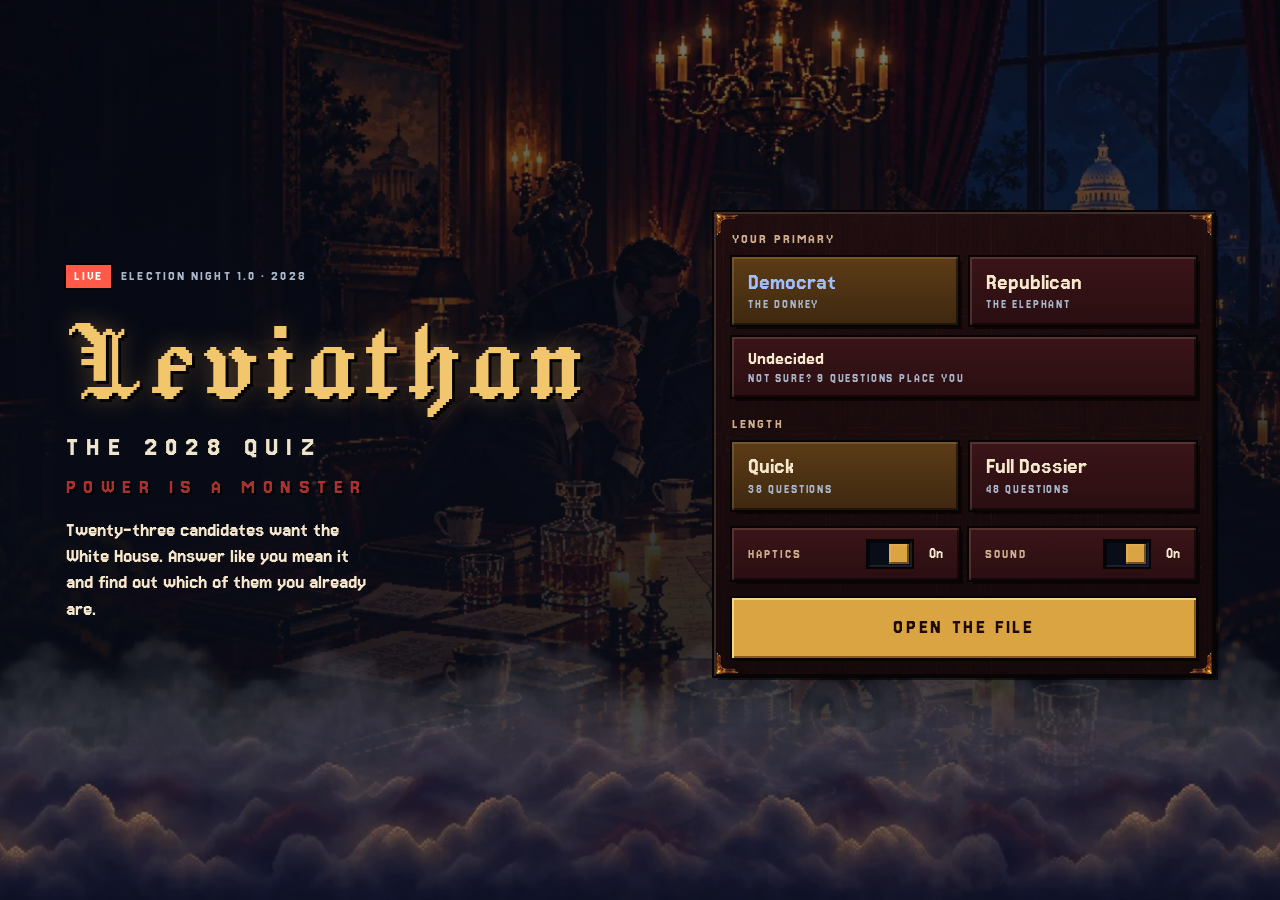
<file: index.html>
<!doctype html>
<html lang="en">
<head>
  <meta charset="utf-8">
  <meta name="viewport" content="width=device-width, initial-scale=1">
  <title>THE 2028 QUIZ · Leviathan</title>
  <!-- share-meta:start (generated by app/tools/sync-share-meta.mjs from data/share.json) -->
  <meta name="description" content="23 candidates. One unflattering verdict. Find your 2028 match, then argue about it with everyone you know. A Leviathan quiz. Power is a monster.">
  <meta property="og:type" content="website">
  <meta property="og:site_name" content="Leviathan">
  <meta property="og:title" content="THE 2028 QUIZ: Which candidate are you, really?">
  <meta property="og:description" content="23 candidates. One unflattering verdict. Find your 2028 match, then argue about it with everyone you know. A Leviathan quiz. Power is a monster.">
  <meta property="og:url" content="https://joycemakes.github.io/leviathan-quiz-site/">
  <meta property="og:image" content="https://joycemakes.github.io/leviathan-quiz-site/app/og-image.png">
  <meta property="og:image:width" content="1200">
  <meta property="og:image:height" content="630">
  <meta property="og:image:alt" content="Leviathan: THE 2028 QUIZ. Power is a monster.">
  <meta name="twitter:card" content="summary_large_image">
  <meta name="twitter:title" content="THE 2028 QUIZ: Which candidate are you, really?">
  <meta name="twitter:description" content="23 candidates. One unflattering verdict. Find your 2028 match, then argue about it with everyone you know. A Leviathan quiz. Power is a monster.">
  <meta name="twitter:image" content="https://joycemakes.github.io/leviathan-quiz-site/app/og-image.png">
  <!-- share-meta:end -->
  <link rel="preconnect" href="https://fonts.googleapis.com">
  <meta http-equiv="refresh" content="0; url=app/">
  <link rel="canonical" href="https://joycemakes.github.io/leviathan-quiz-site/">
  <style>body{background:#090D18;color:#EFE5CC;font-family:monospace;padding:24px}a{color:#F2C66D}</style>
</head>
<body><p><a href="app/">Open THE 2028 QUIZ</a></p><script>location.replace('app/' + location.search);</script></body>
</html>
</file>
<file: app/css/app.css>
/* THE 2028 QUIZ. Tokens follow Leviathan's own UI (research/LEVIATHAN_PLAYTEST.md) and the
   image style guide palette. Square corners, 2px pixel bevels, a 4px hard drop shadow. */

@property --fill { syntax: '<number>'; inherits: false; initial-value: 0; }

:root {
  /* style guide palette */
  --navy: #090D18; --navy-2: #14213D;
  --brass: #D9A441; --brass-2: #F2C66D;
  --mahogany: #1B1315; --mahogany-2: #3A2418;
  --oxblood: #7A1E22; --oxblood-2: #A8322D;
  --amber: #F0A64A; --parchment: #EFE5CC; --smoke: #8F88A3;
  /* Leviathan UI tokens */
  --bg: #120608; --panel: #2a0e11; --panel-2: #3a1418; --line: #4e1c21; --trim: #8a6a30;
  --gold: #d9a441; --gold-hover: #f0c062; --gold-text: #ecbd62; --win: #ffd77a;
  --ink: #f6e8cc; --muted: #cfae8e; --sub: #a9b6c9; --on-gold: #1e0c04;
  --d: #4572d6; --d-text: #a2bdff; --r: #d8432f; --r-text: #ff8b78;
  --good: #9ad77a; --warn: #ff9a52; --live: #ff5a48; --scrim: rgba(10, 3, 4, .8);
  --sel-1: #5c3c16; --sel-2: #3e2810;
  --rad: 0; --px: 2px;
  --outline: 0 0 0 2px #060405;
  --bevel: inset 2px 2px 0 rgba(255, 236, 200, .14), inset -2px -2px 0 rgba(0, 0, 0, .5);
  --bevel-in: inset 2px 2px 0 rgba(0, 0, 0, .55), inset -2px -2px 0 rgba(255, 236, 200, .08);
  --drop: 4px 4px 0 rgba(0, 0, 0, .55);
  --glow: 0 0 14px rgba(217, 164, 65, .32);
  --font: "Jersey 15", "Courier New", monospace;
  --font-mark: "Jacquard 24", "Jersey 15", serif;
  --tap: 52px;
  --gutter: 16px;
  --col: 640px;
}

* { box-sizing: border-box; }
html { -webkit-text-size-adjust: 100%; background: var(--navy); }
body {
  margin: 0; min-height: 100vh; min-height: 100dvh;
  background:
    radial-gradient(ellipse 70% 40% at 50% 0%, rgba(240, 166, 74, .10), transparent 70%),
    radial-gradient(ellipse 90% 60% at 50% 110%, rgba(122, 30, 34, .22), transparent 70%),
    var(--navy);
  color: var(--ink); font-family: var(--font); font-size: 20px; line-height: 1.25;
  overflow-x: hidden; -webkit-tap-highlight-color: transparent;
}
body::before { /* pixel dither over everything, like the game's ink texture */
  content: ''; position: fixed; inset: 0; pointer-events: none; z-index: 0; opacity: .22;
  background-image: repeating-conic-gradient(var(--navy-2) 0 25%, transparent 0 50%);
  background-size: 4px 4px;
}
#app { position: relative; z-index: 1; }
button { font: inherit; color: inherit; }
img { image-rendering: pixelated; }
[hidden] { display: none !important; }
h1, h2, h3 { font-weight: 400; margin: 0; }
.eyebrow, .group-label, .res-h, .hud-chapter, .hud-q, .chapter-num, .pick-sub, .tag, .zone-axis, .gauge-ends, .dial-label, .fineprint, .hint, .warmap-label, .code-sum {
  letter-spacing: .14em; text-transform: uppercase;
}
.eyebrow { color: var(--sub); font-size: 15px; }
.fineprint { color: var(--smoke); font-size: 14px; letter-spacing: .06em; text-transform: none; line-height: 1.3; }
.hint { color: var(--muted); font-size: 15px; margin: 0 0 10px; }
.wordmark {
  font-family: var(--font-mark); color: var(--brass-2); font-size: clamp(64px, 19vw, 132px);
  line-height: .9; letter-spacing: 6px; text-shadow: 3px 3px 0 #060405, 0 0 24px rgba(240, 166, 74, .35);
}
.wordmark.sm { font-size: 54px; }
.screen { position: relative; z-index: 1; max-width: var(--col); margin: 0 auto; padding: 0 var(--gutter) 40px; }
.loading { min-height: 100dvh; display: grid; place-content: center; text-align: center; gap: 12px; }
.fatal { padding: 24px; color: var(--r-text); }

/* ---- buttons: drawn pressed state ------------------------------------------------------------ */
.btn {
  position: relative; display: flex; align-items: center; justify-content: center; gap: 10px;
  min-height: var(--tap); padding: 10px 16px; width: 100%;
  border: 0; border-radius: var(--rad); cursor: pointer; text-align: left;
  background: linear-gradient(var(--panel-2), var(--panel)); color: var(--ink); font-size: 20px; line-height: 1.15;
  box-shadow: var(--outline), var(--bevel), var(--drop);
  transition: --fill .14s linear; --fill: 0;
  touch-action: manipulation; user-select: none; -webkit-user-select: none; -webkit-touch-callout: none;
}
.btn::after { /* the brass border that fills while held */
  content: ''; position: absolute; inset: -2px; pointer-events: none; padding: 3px;
  background: conic-gradient(from 0deg, var(--brass-2) calc(var(--fill) * 1turn), transparent 0);
  -webkit-mask: linear-gradient(#000 0 0) content-box, linear-gradient(#000 0 0);
  -webkit-mask-composite: xor; mask-composite: exclude;
}
@media (hover: hover) { .btn:hover:not(:disabled) { box-shadow: var(--outline), var(--bevel), var(--drop), var(--glow); } }
.btn:focus-visible { outline: 2px solid var(--brass-2); outline-offset: 4px; }
.btn.is-pressed {
  --fill: 1; transition: --fill var(--press-dur, .26s) linear;
  transform: translate(2px, 2px);
  box-shadow: var(--outline), var(--bevel-in), 2px 2px 0 rgba(0, 0, 0, .55), inset 0 0 18px rgba(240, 166, 74, .38);
}
.btn.chosen { --fill: 1; background: linear-gradient(var(--sel-1), var(--sel-2)); box-shadow: var(--outline), var(--bevel-in), inset 0 0 22px rgba(242, 198, 109, .45), var(--glow); }
.btn:disabled:not(.chosen) { opacity: .45; cursor: default; }
.btn.primary { background: var(--gold); color: var(--on-gold); justify-content: center; text-align: center; letter-spacing: .12em; text-transform: uppercase;
  box-shadow: var(--outline), inset 2px 2px 0 #f6d38a, inset -2px -2px 0 #8a5a14, 3px 3px 0 rgba(0, 0, 0, .6); }
.btn.primary::after { background: conic-gradient(from 0deg, var(--parchment) calc(var(--fill) * 1turn), transparent 0); }
@media (hover: hover) { .btn.primary:hover:not(:disabled) { background: var(--gold-hover); } }
.btn.primary.is-pressed { box-shadow: var(--outline), inset 2px 2px 0 #a8621a, inset -2px -2px 0 #f6d38a, 1px 1px 0 rgba(0, 0, 0, .6), inset 0 0 18px rgba(255, 240, 200, .5); }
.btn.hold { --press-dur: 1500ms; }
.btn.hold.full { box-shadow: var(--outline), var(--bevel-in), inset 0 0 26px rgba(240, 166, 74, .6), var(--glow); }

/* ---- title ---------------------------------------------------------------------------------- */
.title-screen { padding-top: max(28px, env(safe-area-inset-top)); display: grid; gap: 22px; }
.live-row { display: flex; align-items: center; gap: 10px; flex-wrap: wrap; }
.live { background: var(--live); color: #fff; padding: 2px 8px; letter-spacing: .12em; text-transform: uppercase; font-size: 15px; box-shadow: var(--outline); }
.title-hero { display: grid; gap: 8px; }
.title-hero .wordmark { margin-top: 6px; }
.title-quiz { color: var(--parchment); font-size: 30px; letter-spacing: .28em; text-transform: uppercase; }
.tagline { color: var(--oxblood-2); font-size: 22px; letter-spacing: .34em; text-transform: uppercase; text-shadow: 2px 2px 0 #000; }
.title-blurb { color: var(--ink); margin: 8px 0 0; max-width: 34ch; }
.title-panel { display: grid; gap: 18px; padding: 18px; box-shadow: var(--outline), var(--bevel), var(--drop); }
.choice-group { display: grid; gap: 8px; }
.group-label { color: var(--muted); font-size: 15px; }
.group-row { display: grid; grid-template-columns: 1fr 1fr; gap: 12px; }
.btn.pick { flex-direction: column; align-items: flex-start; gap: 2px; min-height: 68px; }
.pick-main { font-size: 24px; }
.pick-sub { font-size: 13px; color: var(--sub); }
.btn.pick[aria-checked="true"] { background: linear-gradient(var(--sel-1), var(--sel-2)); --fill: 1; }
.btn.pick.party-dem[aria-checked="true"] .pick-main { color: var(--d-text); }
.btn.pick.party-gop[aria-checked="true"] .pick-main { color: var(--r-text); }
.btn.switch-row { justify-content: space-between; }
.switch-label { flex: 1; letter-spacing: .14em; text-transform: uppercase; font-size: 16px; color: var(--muted); }
.switch-track { width: 52px; height: 26px; background: var(--navy); box-shadow: var(--outline), var(--bevel-in); position: relative; }
.switch-knob { position: absolute; top: 3px; left: 3px; width: 20px; height: 20px; background: var(--smoke); box-shadow: var(--bevel); }
.switch-row[aria-checked="true"] .switch-knob { left: 29px; background: var(--brass); }
.switch-state { width: 3ch; text-align: right; font-size: 16px; }
.btn.begin { min-height: 60px; font-size: 22px; }
/* A saved run: Continue sits above the pickers; Start a new file drops to a plain button. */
.btn.primary.resume { flex-direction: column; gap: 2px; min-height: 68px; }
.btn.primary.resume .pick-main { font-size: 24px; }
.btn.primary.resume .pick-sub { color: var(--on-gold); opacity: .8; text-transform: none; letter-spacing: .04em; }
.btn.begin:not(.primary) { justify-content: center; text-transform: uppercase; letter-spacing: .12em; font-size: 18px; }
/* Start over, in the HUD: back to the title (the save stays until a new file is opened). */
.hud-quit { height: 40px; padding: 0 10px; border: 0; cursor: pointer; font: inherit; font-size: 13px; letter-spacing: .08em; text-transform: uppercase; color: var(--sub); background: rgba(42, 14, 17, .7); box-shadow: var(--outline), var(--bevel); }
@media (hover: hover) { .hud-quit:hover { color: var(--brass-2); } }
.hud-quit:active { transform: translate(2px, 2px); box-shadow: var(--outline), var(--bevel-in); }

.ios-haptic { position: fixed; left: -9999px; top: 0; opacity: 0; pointer-events: none; }

/* ---- run screen: HUD --------------------------------------------------------------------------- */
.run-screen { position: relative; padding-top: max(8px, env(safe-area-inset-top)); min-height: 100dvh; }
.hud { position: sticky; top: 0; z-index: 5; display: grid; grid-template-columns: auto 1fr auto auto auto; align-items: center; gap: 8px; max-width: 1120px; margin: 0 auto;
  padding: 8px 0 10px; background: linear-gradient(var(--navy) 70%, rgba(9, 13, 24, 0)); }
.warmap { width: 92px; display: grid; gap: 2px; }
.warmap svg { width: 100%; display: block; shape-rendering: crispEdges; }
.warmap .tile { fill: var(--navy-2); stroke: #060405; stroke-width: .6; }
.warmap .tile.lit { fill: var(--brass); }
.warmap .tile.flash { animation: tileflash .7s steps(3) 1; }
.warmap .tile.next { fill: var(--oxblood-2); animation: blink 1s steps(2) infinite; }
.warmap-label { font-size: 12px; color: var(--sub); text-align: center; }
@keyframes tileflash { 0% { fill: var(--parchment); } 100% { fill: var(--brass); } }
@keyframes blink { 50% { fill: var(--navy-2); } }
.hud-mid { text-align: center; min-width: 0; }
.hud-chapter { color: var(--brass); font-size: 14px; line-height: 1.1; overflow-wrap: normal; word-break: keep-all; }
.hud-q { color: var(--sub); font-size: 13px; }
.ghosts { display: flex; align-items: flex-end; gap: 4px; max-width: 160px; }
/* Each ghost: a crisp blacked-out bust, rim-lit (brass for the leader, cool navy for 2 and 3), on a small
   brass plaque with its rank. Capped in px so it can never grow with the window. */
.ghost { position: relative; display: grid; justify-items: center; width: 44px; max-width: 44px; }
.ghost-sil { width: 44px; height: 44px; display: grid; place-items: end center; background: rgba(9, 13, 24, .6); box-shadow: var(--outline); overflow: hidden; }
.ghost-img-wrap { display: block; width: 44px; height: 44px; }
.ghost-img, .ghost-sil svg { display: block; width: 44px; height: 44px; max-width: 44px; image-rendering: pixelated; }
.ghost-img { image-rendering: pixelated; }
.ghost { --rim: #6f86c9; }
.ghost.g1 { --rim: var(--brass-2); }
.ghost.g1 .ghost-sil { box-shadow: var(--outline), 0 0 0 2px var(--brass), var(--glow); }
.ghost.g3 { opacity: .85; }
.ghost-fill { fill: #05070d; }
.ghost-plaque { margin-top: -6px; position: relative; z-index: 1; min-width: 22px; height: 16px; padding: 0 4px; display: grid; place-content: center;
  background: var(--gold); box-shadow: var(--outline), inset 1px 1px 0 #f6d38a, inset -1px -1px 0 #8a5a14; }
.ghost.g2 .ghost-plaque, .ghost.g3 .ghost-plaque { background: #b9a37a; }
.ghost-rank { font-size: 14px; line-height: 1; color: var(--on-gold); }
.ghost.shift { animation: ghostflicker .6s steps(6) 1; }
@keyframes ghostflicker { 0% { opacity: .2; filter: brightness(2.2); } 30% { opacity: 1; filter: none; } 45% { opacity: .35; } 60% { opacity: 1; } 75% { opacity: .6; } 100% { opacity: 1; } }
.hud-sound { width: 40px; height: 40px; border: 0; padding: 0; cursor: pointer; display: grid; place-content: center; background: rgba(42, 14, 17, .7); box-shadow: var(--outline), var(--bevel); }
.hud-sound::before { content: ''; width: 22px; height: 18px; background:
  linear-gradient(var(--brass-2), var(--brass-2)) 0 6px / 6px 6px no-repeat,
  linear-gradient(90deg, transparent 6px, var(--brass-2) 6px 8px, transparent 8px) 0 4px / 10px 10px no-repeat,
  linear-gradient(var(--brass-2), var(--brass-2)) 8px 0 / 4px 18px no-repeat,
  linear-gradient(var(--brass), var(--brass)) 15px 4px / 2px 10px no-repeat,
  linear-gradient(var(--brass), var(--brass)) 19px 1px / 2px 16px no-repeat; }
.hud-sound[data-on="0"]::before { background:
  linear-gradient(var(--smoke), var(--smoke)) 0 6px / 6px 6px no-repeat,
  linear-gradient(var(--smoke), var(--smoke)) 8px 0 / 4px 18px no-repeat,
  linear-gradient(45deg, transparent 45%, var(--r-text) 45% 58%, transparent 58%) 13px 3px / 10px 12px no-repeat; }
.hud-sound:active { transform: translate(2px, 2px); box-shadow: var(--outline), var(--bevel-in); }
.toggle-row { display: grid; grid-template-columns: 1fr 1fr; gap: 10px; }
.toggle-row .switch-label { font-size: 14px; }
.toggle-row .switch-track { width: 44px; }
.toggle-row .switch-row[aria-checked="true"] .switch-knob { left: 21px; }
@keyframes ghostshift { 0% { transform: translateY(6px); opacity: 0; } 100% { transform: none; } }

/* ---- breaking banner and FX ----------------------------------------------------------------------- */
.breaking { display: flex; align-items: stretch; margin: 2px 0 12px; background: var(--oxblood); box-shadow: var(--outline), var(--drop); overflow: hidden; position: relative; z-index: 4; }
.breaking-tag { background: var(--live); color: #fff; padding: 6px 10px; letter-spacing: .16em; text-transform: uppercase; font-size: 16px; display: flex; align-items: center; }
.breaking-text { padding: 6px 10px; color: var(--parchment); font-size: 17px; line-height: 1.15; align-self: center; }
.breaking.in { animation: cutin .45s steps(5) 1; }
@keyframes cutin { 0% { transform: translateX(-104%); } 60% { transform: translateX(3%); } 100% { transform: none; } }
.fx-shake { animation: shake .45s steps(9) 1; }
.fx-shake-strong { animation: shake-strong .6s steps(12) 1; }
@keyframes shake { 0%, 100% { transform: none; } 20% { transform: translate(-4px, 2px); } 40% { transform: translate(4px, -2px); } 60% { transform: translate(-3px, -1px); } 80% { transform: translate(2px, 2px); } }
@keyframes shake-strong { 0%, 100% { transform: none; } 15% { transform: translate(-8px, 3px); } 30% { transform: translate(7px, -4px); } 45% { transform: translate(-6px, -2px); } 60% { transform: translate(5px, 4px); } 75% { transform: translate(-3px, 1px); } }
.candle-overlay { position: fixed; inset: 0; pointer-events: none; z-index: 3; opacity: 0; transition: opacity .6s;
  background: radial-gradient(ellipse 60% 45% at 20% 100%, rgba(240, 166, 74, .28), transparent 70%), radial-gradient(ellipse 60% 45% at 80% 100%, rgba(240, 166, 74, .22), transparent 70%), radial-gradient(ellipse at center, transparent 40%, rgba(0, 0, 0, .55)); }
.fx-candles .candle-overlay { opacity: 1; animation: gutter 3.6s steps(18) infinite; }
@keyframes gutter { 0%, 100% { opacity: 1; } 18% { opacity: .7; } 22% { opacity: .95; } 47% { opacity: .45; } 52% { opacity: .9; } 76% { opacity: .6; } 80% { opacity: .2; } 83% { opacity: .85; } }
.fx-night::after { content: ''; position: fixed; inset: 0; pointer-events: none; z-index: 2; background: radial-gradient(ellipse at 50% 30%, rgba(9, 13, 24, .15) 30%, rgba(9, 13, 24, .65)); }

/* ---- chapter title cards ------------------------------------------------------------------------- */
.chapter-card { position: fixed; inset: 0; z-index: 20; display: grid; place-items: center; padding: 24px var(--gutter); cursor: pointer;
  background: radial-gradient(ellipse at 50% 45%, rgba(122, 30, 34, .35), transparent 70%), rgba(9, 13, 24, .9); animation: cardin .3s steps(4) 1; }
.chapter-card { background-image: linear-gradient(rgba(9, 13, 24, .55), rgba(9, 13, 24, .8)), var(--chapter-art, none); background-size: cover; background-position: center; }
.chapter-inner { display: grid; gap: 14px; text-align: center; width: min(100%, 760px); padding: 28px 20px 22px; box-shadow: var(--outline), var(--bevel), var(--drop), 0 0 40px rgba(240, 166, 74, .18); }
.chapter-card.out { animation: fadeout .25s steps(4) 1 forwards; }
.chapter-num { color: var(--brass-2); font-size: 18px; letter-spacing: .4em; text-shadow: 2px 2px 0 #000; }
.chapter-title { font-family: var(--font-mark); font-size: clamp(38px, 9vw, 84px); color: var(--parchment); letter-spacing: 2px; overflow-wrap: normal; word-break: keep-all; hyphens: none; line-height: .95; text-shadow: 3px 3px 0 #000, 0 0 18px rgba(240, 166, 74, .35); }
.chapter-line { color: var(--ink); max-width: 28ch; margin: 0 auto; text-shadow: 1px 1px 0 #000; }
.chapter-tap { color: var(--brass); font-size: 14px; letter-spacing: .2em; text-transform: uppercase; margin-top: 8px; }
@keyframes cardin { from { transform: translateY(8px); } }
@keyframes fadein { from { opacity: 0; } }
@keyframes fadeout { to { opacity: 0; } }
@keyframes blinktxt { 50% { opacity: .3; } }

/* ---- question layout ------------------------------------------------------------------------------ */
.q { display: grid; gap: 14px; animation: fadein .2s steps(3) 1; }
.q.leaving { opacity: .4; }
.q-text { display: grid; gap: 8px; }
.q-context { margin: 0; color: var(--sub); font-size: 17px; }
.q-prompt { font-size: 25px; line-height: 1.15; color: var(--parchment); text-shadow: 2px 2px 0 #000; }
.q.bombshell .q-prompt { color: var(--win); }
.caret { display: inline-block; width: .5em; height: .9em; background: var(--brass); margin-left: 2px; vertical-align: -2px; animation: blinktxt .6s steps(2) infinite; }
.q-answer { display: grid; gap: 12px; opacity: 0; }
.q.ready .q-answer { opacity: 1; transition: opacity .15s; }
.opts { display: grid; gap: 12px; }
.opts.two { grid-template-columns: 1fr 1fr; }

/* art slots */
.art-slot { margin: 0; --ar: 1.5; }
.art-frame { position: relative; width: 100%; max-height: 40vh; aspect-ratio: var(--ar); margin: 0 auto; overflow: hidden; background: var(--mahogany);
  box-shadow: var(--outline), 0 0 0 4px var(--trim), var(--drop); }
.art-slot[data-version="tall"] .art-frame { width: min(100%, calc(40vh * var(--ar))); }
.art-pin .art-frame { max-height: var(--pin-h, 54vh); }
.art-envelope .art-frame { max-height: 30vh; }
.art-slot[data-version="tall"].art-envelope .art-frame { width: min(100%, calc(30vh * var(--ar))); }
.art-slot[data-version="tall"].art-pin .art-frame { width: min(100%, calc(var(--pin-h, 54vh) * var(--ar))); }
.art-frame img { position: absolute; inset: 0; width: 100%; height: 100%; object-fit: cover; image-rendering: pixelated; }
.art-ph { position: absolute; inset: 0; display: grid; place-content: center; text-align: center; gap: 6px; padding: 10px; --ph-bg: none;
  background: linear-gradient(rgba(27, 19, 21, .55), rgba(27, 19, 21, .7)), var(--ph-bg) center / cover no-repeat, radial-gradient(ellipse at 50% 30%, rgba(240, 166, 74, .25), transparent 70%), var(--mahogany); image-rendering: pixelated; }
.art-ph-id { color: var(--brass-2); font-size: 24px; letter-spacing: .12em; word-break: break-all; text-shadow: 2px 2px 0 #000; }
.art-pin .art-ph { place-content: end center; padding-bottom: 8px; }
.art-pin .art-ph-id { font-size: 15px; }
.art-ph-sub { color: var(--smoke); font-size: 13px; letter-spacing: .1em; text-transform: uppercase; }
.art-slot[data-grade="warm"] .art-frame { filter: sepia(.35) saturate(1.3) brightness(1.08); }
.art-slot[data-grade="cold"] .art-frame { filter: hue-rotate(160deg) saturate(.6) brightness(.8); }
.art-slot[data-grade="smoke"] .art-frame { filter: grayscale(.7) brightness(.85); }
.art-frame > * { transition: filter .4s steps(4); }
.art-envelope .scene-caption { font-size: 14px; padding: 4px 6px; left: 4px; right: 4px; bottom: 4px; }
.scene-caption { position: absolute; left: 8px; right: 8px; bottom: 8px; padding: 8px 10px; background: rgba(9, 13, 24, .85); color: var(--parchment); box-shadow: var(--outline); animation: fadein .3s steps(3) 1; }
/* The envelope (or the opened letter) is a generated sprite (art/ui/LT-*.webp, Chris 18 Nov 2026). */
.scene-envelope { position: absolute; width: 32%; aspect-ratio: 1; left: 34%; top: 18%; background: url("../art/ui/LT-ENVELOPE.webp") center / contain no-repeat; image-rendering: pixelated; filter: drop-shadow(4px 6px 0 rgba(6, 4, 5, .55)); pointer-events: none; }
.scene-envelope.is-letter { background-image: url("../art/ui/LT-LETTER.webp"); }
.scene-envelope.play-0 { animation: env-take 1s steps(8) forwards; }
.scene-envelope.play-1 { animation: env-push 1s steps(8) forwards; }
.scene-envelope.play-2 { animation: env-hold 1s steps(8) forwards; }
@keyframes env-take { from { transform: translateY(0); } to { transform: translate(-10%, 140%) scale(.7); opacity: .2; } }
@keyframes env-push { from { transform: none; } to { transform: translate(0, -160%) rotate(-12deg); opacity: .2; } }
@keyframes env-hold { 0%, 100% { transform: none; } 50% { transform: scale(1.15); } }

/* pins */
.pin-layer { position: absolute; inset: 0; width: 100%; height: 100%; pointer-events: none; }
.pin-region polygon { pointer-events: visiblePainted; }
.pin-region polygon { fill: rgba(242, 198, 109, .06); stroke: rgba(242, 198, 109, .45); stroke-width: 2; stroke-dasharray: 6 4; cursor: pointer; }
.art-frame.is-placeholder .pin-region polygon { fill: rgba(242, 198, 109, .12); }
.pin-region.hot polygon, .pin-region:hover polygon { fill: rgba(242, 198, 109, .25); stroke: var(--brass-2); }
.pin-region.chosen polygon { fill: rgba(240, 166, 74, .45); stroke: var(--parchment); stroke-dasharray: none; }
.pin-marker { position: absolute; transform: translate(-50%, -50%); display: flex; align-items: center; gap: 0; cursor: pointer; z-index: 2; }
.pin-marker.tag-left { flex-direction: row-reverse; }
.pin-marker b { flex: none; width: 34px; height: 34px; display: grid; place-content: center; font-weight: 400;
  background: var(--gold); color: var(--on-gold); font-size: 20px; box-shadow: var(--outline), inset 2px 2px 0 #f6d38a, inset -2px -2px 0 #8a5a14, 2px 2px 0 rgba(0, 0, 0, .6); }
.pin-marker.no-tag .pin-tag { display: none; }
.pin-tag { max-width: var(--tagw, 130px); padding: 3px 6px; background: rgba(9, 13, 24, .86); color: var(--parchment); font-size: 13px; line-height: 1.1; box-shadow: var(--outline); white-space: nowrap; overflow: hidden; text-overflow: ellipsis; }
.pin-marker.hot b, .pin-marker.chosen b { background: var(--parchment); }
.pin-marker b { width: 30px; height: 30px; font-size: 18px; }
.pin-legend { display: grid; grid-template-columns: 1fr 1fr; gap: 6px; }
.pin-opt { display: flex; align-items: flex-start; gap: 6px; min-height: 44px; padding: 5px 6px; text-align: left; cursor: pointer; border: 0;
  background: rgba(42, 14, 17, .7); color: var(--ink); font: inherit; font-size: 15px; line-height: 1.15; box-shadow: var(--outline), var(--bevel); }
.pin-opt .pin-num { width: 24px; height: 24px; font-size: 16px; }
.pin-opt.sel { background: linear-gradient(var(--sel-1), var(--sel-2)); box-shadow: var(--outline), inset 0 0 0 2px var(--brass-2), var(--glow); }
.pin-opt:focus-visible { outline: 2px solid var(--brass-2); outline-offset: 2px; }
.pin-opt:disabled { opacity: .55; }
.pin-opt.sel:disabled { opacity: 1; }
.pin-hint { margin: 0; }
.pin-region.sel polygon { fill: rgba(240, 166, 74, .38); stroke: var(--brass-2); stroke-dasharray: none; stroke-width: 3; }
.pin-marker.sel b { background: var(--parchment); box-shadow: var(--outline), 0 0 0 3px var(--brass-2), var(--glow); }
.pin-caption { font-size: 15px; padding: 5px 8px; }
.q-pin .q-answer { gap: 8px; }
.pin-num { flex: none; width: 30px; height: 30px; display: grid; place-content: center; background: var(--gold); color: var(--on-gold); box-shadow: var(--outline); }

/* dilemma */
.dilemma { display: grid; gap: 10px; }
.dilemma-opt { min-height: 96px; font-size: 22px; justify-content: center; text-align: center; }
.dilemma-or { text-align: center; color: var(--oxblood-2); letter-spacing: .4em; text-transform: uppercase; font-size: 18px; }

/* hold */
.hold-meter { position: relative; height: 22px; background: var(--navy); box-shadow: var(--outline), var(--bevel-in); }
.hold-meter-fill { position: absolute; inset: 3px auto 3px 3px; width: 0; max-width: calc(100% - 6px); background: repeating-linear-gradient(90deg, var(--brass) 0 6px, var(--brass-2) 6px 8px); }
.lane-note { margin: 0; color: var(--sub); font-size: 16px; }
.top5-pct.low .pct-low { font-size: 14px; color: var(--sub); letter-spacing: .08em; }
.art-frame.no-taps .pin-layer, .art-frame.no-taps .pin-marker { display: none; }
.code-box { max-height: 6.5em; overflow: auto; }
.hold-meter-label { font-size: 14px; letter-spacing: .2em; text-transform: uppercase; color: var(--brass-2); text-align: center; margin-bottom: -6px; }
.hint.flash { color: var(--amber); animation: blinktxt .3s steps(2) 2; }

/* slider: the brass lever */
.lever { display: grid; gap: 14px; }
.lever-ends { display: flex; justify-content: space-between; gap: 16px; font-size: 18px; }
.lever-ends span { max-width: 46%; }
.lever-right { text-align: right; }
.lever-track { position: relative; height: 72px; margin: 6px 22px 0; cursor: pointer; touch-action: none; }
.lever-track::before { content: ''; position: absolute; left: -12px; right: -12px; top: 50%; height: 14px; transform: translateY(-50%);
  background: linear-gradient(var(--mahogany-2), var(--mahogany)); box-shadow: var(--outline), var(--bevel-in); }
.lever-notch { position: absolute; top: 50%; width: 4px; height: 26px; transform: translate(-50%, -50%); background: var(--trim); box-shadow: 0 0 0 1px #060405; }
.lever-handle { position: absolute; top: 50%; width: 44px; height: 72px; transform: translate(-50%, -50%); transition: left .08s steps(2); pointer-events: none; }
.lever-knob { position: absolute; left: 4px; right: 4px; top: 0; height: 30px; background: var(--brass); box-shadow: var(--outline), inset 3px 3px 0 #f6d38a, inset -3px -3px 0 #8a5a14, var(--drop); }
.lever-shaft { position: absolute; left: 50%; width: 10px; top: 28px; bottom: 6px; transform: translateX(-50%); background: var(--trim); box-shadow: var(--outline); }
.lever-handle.grab .lever-knob { background: var(--brass-2); box-shadow: var(--outline), inset 3px 3px 0 #8a5a14, inset 0 0 14px rgba(255, 240, 200, .6); }
.lever-track:focus-visible { outline: 2px solid var(--brass-2); outline-offset: 6px; }
.lever-readout { text-align: center; color: var(--amber); min-height: 2.5em; line-height: 1.25; display: grid; align-items: center; }

/* budget: poker chips */
.budget { display: grid; gap: 12px; }
.chip-pile { display: flex; align-items: center; gap: 10px; padding: 8px 10px; background: rgba(9, 13, 24, .6); box-shadow: var(--outline), var(--bevel-in); min-height: 48px; }
.chip-pile-label { color: var(--brass-2); letter-spacing: .14em; text-transform: uppercase; font-size: 16px; min-width: 6ch; }
.chip-stack { display: flex; flex-wrap: wrap; gap: 3px; min-height: 18px; }
.chip { width: 16px; height: 16px; background: var(--oxblood-2); box-shadow: 0 0 0 2px #060405, inset 0 0 0 3px var(--parchment), inset 0 0 0 5px var(--oxblood-2); }
.budget-row { display: grid; grid-template-columns: 1fr auto; grid-template-areas: 'label ctl' 'stack ctl'; gap: 4px 10px; align-items: center; padding: 10px; background: linear-gradient(var(--panel-2), var(--panel)); box-shadow: var(--outline), var(--bevel); }
.budget-label { grid-area: label; }
.budget-row .chip-stack { grid-area: stack; }
.budget-ctl { grid-area: ctl; display: flex; align-items: center; gap: 6px; }
.btn.chipbtn { width: 52px; min-height: 52px; padding: 0; justify-content: center; font-size: 26px; }
.budget-amt { width: 3ch; text-align: center; color: var(--brass-2); font-size: 22px; }

/* rank */
.rank-list { list-style: none; margin: 0; padding: 0; display: grid; gap: 10px; }
.rank-item { justify-content: flex-start; touch-action: none; cursor: grab; }
.rank-item.dragging { z-index: 3; cursor: grabbing; background: linear-gradient(var(--sel-1), var(--sel-2)); box-shadow: var(--outline), var(--bevel), 8px 8px 0 rgba(0, 0, 0, .5), var(--glow); transition: none; }
.rank-n { flex: none; width: 32px; height: 32px; display: grid; place-content: center; background: var(--gold); color: var(--on-gold); box-shadow: var(--outline); }
.rank-label { flex: 1; }
.rank-grip { flex: none; width: 18px; height: 22px; background: radial-gradient(circle, var(--smoke) 2px, transparent 2.5px) 0 0 / 9px 7px; }

/* swipe */
.swipe { display: grid; gap: 12px; }
.swipe-count { text-align: center; color: var(--sub); letter-spacing: .2em; font-size: 15px; }
.swipe-deck { position: relative; min-height: 190px; display: grid; }
.swipe-card { position: relative; display: grid; align-content: center; padding: 22px 18px 30px; min-height: 190px; background: var(--parchment); color: var(--on-gold); font-size: 26px; text-align: center;
  box-shadow: var(--outline), inset 2px 2px 0 #fff8e6, inset -2px -2px 0 #c8b88f, var(--drop); touch-action: none; cursor: grab; user-select: none; }
.swipe-card[data-lean="yes"] { box-shadow: var(--outline), inset 0 0 0 4px var(--good), var(--drop); }
.swipe-card[data-lean="no"] { box-shadow: var(--outline), inset 0 0 0 4px var(--r), var(--drop); }
.swipe-timer { position: absolute; left: 0; bottom: 0; height: 8px; width: 100%; background: var(--oxblood-2); transform-origin: left; animation: timer linear forwards; }
.swipe-card.held .swipe-timer { animation-play-state: paused; }
@keyframes timer { from { transform: scaleX(1); } to { transform: scaleX(0); } }
.swipe-card.out-right { transform: translateX(120%) rotate(12deg) !important; opacity: 0; transition: transform .2s steps(4), opacity .2s; }
.swipe-card.out-left { transform: translateX(-120%) rotate(-12deg) !important; opacity: 0; transition: transform .2s steps(4), opacity .2s; }
.swipe-card.out-down { opacity: .3; transition: opacity .3s; }
.swipe-ready { background: var(--mahogany-2); color: var(--parchment); }
.swipe-timer.grace { background: var(--brass); }
.btn.swipe-go { min-height: 60px; }
.swipe-stamp { position: absolute; top: 12px; right: 12px; transform: rotate(8deg); border: 3px solid var(--oxblood-2); color: var(--oxblood-2); padding: 2px 8px; font-size: 18px; letter-spacing: .1em; text-transform: uppercase; }
.swipe-ctl { display: grid; grid-template-columns: 1fr 1fr; gap: 12px; }
.swipe-ctl .btn { justify-content: center; font-size: 24px; letter-spacing: .14em; text-transform: uppercase; min-height: 60px; }
.swipe-no .btn-label { color: var(--r-text); }
.swipe-yes .btn-label { color: var(--good); }

/* whosaid */
.quote-card { margin: 0; padding: 18px 18px 18px 22px; background: var(--mahogany); box-shadow: var(--outline), inset 6px 0 0 var(--brass), var(--drop); }
.quote-text { margin: 0; font-size: 28px; line-height: 1.15; color: var(--parchment); font-style: italic; }
.whosaid-grid { display: grid; grid-template-columns: 1fr 1fr; gap: 10px; }
.cand-chip { flex-direction: column; justify-content: center; text-align: center; gap: 6px; min-height: 72px; font-size: 18px; }
.cand-chip.right { box-shadow: var(--outline), inset 0 0 0 3px var(--good), var(--drop); }
.cand-chip.wrong { box-shadow: var(--outline), inset 0 0 0 3px var(--r), var(--drop); }
.whosaid-step2 { display: grid; gap: 10px; }
.verdict { margin: 0; font-size: 22px; }
.verdict.right { color: var(--good); }
.verdict.wrong { color: var(--r-text); }
.followup { margin: 0; color: var(--parchment); }
.reveal-context { margin: 0; color: var(--sub); font-size: 16px; }

/* portraits */
.portrait { position: relative; flex: none; width: 56px; aspect-ratio: 1; overflow: hidden; display: grid; place-content: center; box-shadow: var(--outline), 0 0 0 3px var(--trim); }
.portrait.party-dem { background: linear-gradient(#1d2f5c, #0f1a36); }
.portrait.party-gop { background: linear-gradient(#5c1d1d, #36100f); }
.portrait img { position: absolute; inset: 0; width: 100%; height: 100%; object-fit: cover; image-rendering: pixelated; filter: sepia(.25) saturate(.9) contrast(1.1) brightness(1.05); }
.portrait.has-img .portrait-ini { visibility: hidden; }
.portrait-ini { color: var(--parchment); font-size: 24px; letter-spacing: .06em; text-shadow: 2px 2px 0 #000; }
.portrait.sm { width: 52px; }
.portrait.md { width: 64px; }
.portrait.lg { width: 100%; }
.portrait.lg .portrait-ini { font-size: 46px; }

/* draft */
.draft-grid { display: grid; grid-template-columns: repeat(var(--cols-phone, 2), 1fr); gap: 10px; }
.draft-grid[data-n="5"] .draft-note, .draft-grid[data-n="6"] .draft-note, .draft-grid[data-n="7"] .draft-note, .draft-grid[data-n="8"] .draft-note { font-size: 13px; }
.draft-grid[data-n="5"] .draft-name, .draft-grid[data-n="6"] .draft-name, .draft-grid[data-n="7"] .draft-name, .draft-grid[data-n="8"] .draft-name { font-size: 16px; }
.draft-grid .btn.draft-card { padding: 8px; }
.btn.draft-card { flex-direction: column; align-items: stretch; padding: 10px; gap: 8px; }
.draft-cap { display: grid; gap: 2px; text-align: center; }
.draft-name { font-size: 20px; color: var(--parchment); }
.draft-note { font-size: 15px; color: var(--muted); }

/* sign */
.bill { position: relative; padding: 18px 18px 14px; background: var(--parchment); color: #2a1a10; box-shadow: var(--outline), inset 2px 2px 0 #fff8e6, inset -2px -2px 0 #c8b88f, var(--drop); overflow: hidden; }
.bill-head { font-family: var(--font-mark); font-size: 34px; text-align: center; color: var(--oxblood); }
.bill-title { text-align: center; font-size: 18px; letter-spacing: .1em; text-transform: uppercase; margin-bottom: 18px; }
.sig-line { position: relative; height: 66px; margin: 0 8px; border-bottom: 3px solid #2a1a10; }
.sig-x { position: absolute; left: -2px; bottom: 2px; font-size: 22px; color: #6b5a44; }
.sig-ink { position: absolute; inset: 0; width: 100%; height: 100%; }
.sig-ink polyline { fill: none; stroke: #14213D; stroke-width: 4; stroke-linejoin: bevel; }
.pen { position: absolute; left: 0; bottom: 6px; width: 56px; height: 56px; transform: translateX(-10%); border: 0; padding: 0; cursor: grab; touch-action: none;
  background: linear-gradient(135deg, transparent 42%, #2a1a10 42% 58%, transparent 58%), linear-gradient(135deg, transparent 20%, var(--brass) 20% 34%, transparent 34%); }
.pen::before { content: ''; position: absolute; left: 14px; top: 2px; width: 40px; height: 14px; background: var(--oxblood); transform: rotate(45deg); transform-origin: left; box-shadow: 0 0 0 2px #060405; }
.pen.writing { cursor: grabbing; filter: drop-shadow(0 0 6px var(--amber)); }
.pen:focus-visible { outline: 2px solid var(--oxblood-2); }
.pen.nudge { animation: nudge .6s steps(6) 1; }
@keyframes nudge { 0%, 100% { transform: translateX(-10%); } 30% { transform: translateX(60%); } 60% { transform: translateX(10%); } }
.sig-cap.flash { color: var(--oxblood-2); animation: blinktxt .3s steps(2) 2; }
.budget-label { cursor: pointer; }
.sig-cap { margin-top: 8px; font-size: 15px; color: #5a4632; text-align: center; }
.bill.signed .sig-line { border-bottom-color: var(--navy-2); }
.btn.veto-stamp { justify-content: center; min-height: 64px; font-size: 30px; letter-spacing: .3em; text-transform: uppercase; color: var(--parchment);
  background: linear-gradient(var(--oxblood-2), var(--oxblood)); }
.veto-cap { color: var(--muted); font-size: 16px; text-align: center; margin-top: -4px; }
.stamp { position: absolute; left: 50%; top: 50%; transform: translate(-50%, -50%) rotate(-14deg); padding: 6px 22px; border: 6px solid var(--oxblood-2); color: var(--oxblood-2); font-size: 64px; letter-spacing: .2em; background: rgba(239, 229, 204, .6); animation: slam .25s steps(3) 1; }
@keyframes slam { from { transform: translate(-50%, -50%) rotate(-14deg) scale(2.2); opacity: 0; } }

/* ---- results ------------------------------------------------------------------------------- */
.results { position: relative; z-index: 1; max-width: var(--col); margin: 0 auto; padding: max(18px, env(safe-area-inset-top)) var(--gutter) 48px; display: grid; gap: 22px; }
.res-head { display: grid; gap: 4px; text-align: center; }
.res-block { display: grid; gap: 12px; padding: 18px; box-shadow: var(--outline), var(--bevel), var(--drop); }
.res-h { color: var(--brass); font-size: 17px; }
.podium { display: grid; grid-template-columns: 1fr 1.2fr 1fr; align-items: end; gap: 10px; }
.pod { display: grid; justify-items: center; gap: 4px; text-align: center; }
.pod-1 { order: 2; } .pod-2 { order: 1; } .pod-3 { order: 3; }
.pod-card { position: relative; width: 100%; aspect-ratio: 1; }
.pod-card .portrait { position: absolute; inset: 0; width: 100%; opacity: 0; }
.pod-sil { position: absolute; inset: 0; display: grid; place-items: end center; background: var(--navy-2); box-shadow: var(--outline), 0 0 0 3px var(--trim); }
.pod-sil svg { width: 80%; }
.pod-sil .ghost-fill { fill: #05070d; }
.pod-sil-img-wrap { display: block; width: 100%; height: 100%; }
.pod-sil-img { display: block; width: 100%; height: 100%; image-rendering: pixelated; }
.pod.revealed .pod-card .portrait { opacity: 1; transition: opacity .4s steps(4); }
.pod.revealed .pod-sil { opacity: 0; transition: opacity .4s steps(4); }
.pod-rank { color: var(--brass-2); font-size: 22px; }
.pod-name { font-size: 16px; line-height: 1.05; }
.pod-pct { color: var(--amber); }
.pod-1 .pod-name { font-size: 18px; color: var(--win); }
.top5 { list-style: none; margin: 0; padding: 0; display: grid; gap: 14px; }
.top5-row { display: grid; grid-template-columns: auto 1fr auto; gap: 12px; align-items: start; }
.top5-name { font-size: 22px; color: var(--parchment); display: flex; gap: 8px; align-items: baseline; }
.top5-rank { color: var(--brass); }
.top5-title { color: var(--sub); font-size: 15px; }
.top5-tags { display: flex; gap: 6px; flex-wrap: wrap; margin: 4px 0; }
.tag { font-size: 12px; padding: 2px 6px; background: var(--navy-2); box-shadow: 0 0 0 2px #060405; }
.tag.party-dem { color: var(--d-text); }
.tag.party-gop { color: var(--r-text); }
.tag.lane { color: var(--amber); }
.top5-reason { margin: 0; font-size: 17px; color: var(--ink); }
.top5-pct { color: var(--brass-2); text-align: right; }
.pct-n { font-size: 34px; }
.pct-s { font-size: 18px; }
.lane-big { display: grid; gap: 2px; }
.lane-short { font-size: 36px; color: var(--win); }
.lane-name { color: var(--muted); }
.lane-pct { color: var(--amber); letter-spacing: .14em; text-transform: uppercase; font-size: 15px; }
.zones { display: grid; grid-template-columns: 1fr 1fr; gap: 6px 14px; }
.zone { display: grid; gap: 0; padding: 6px 0; border-bottom: 2px solid var(--line); }
.zone-axis { font-size: 11px; color: var(--sub); }
.zone-label { color: var(--parchment); font-size: 18px; }
.gauges { display: grid; gap: 14px; }
.gauge { display: grid; gap: 4px; }
.gauge.no-evidence { opacity: .45; }
.gauge-ends { display: flex; justify-content: space-between; gap: 10px; font-size: 12px; color: var(--muted); }
.gauge-track { position: relative; height: 14px; background: linear-gradient(90deg, var(--navy-2), var(--mahogany-2) 50%, var(--navy-2)); box-shadow: var(--outline), var(--bevel-in); }
.gauge-mid { position: absolute; left: 50%; top: -3px; bottom: -3px; width: 2px; background: var(--trim); }
.gauge-needle { position: absolute; top: -6px; width: 10px; height: 26px; transform: translateX(-50%); background: var(--brass); box-shadow: var(--outline), inset 2px 2px 0 #f6d38a, inset -2px -2px 0 #8a5a14; }
.dials { display: grid; gap: 12px; }
.dials.trio { grid-template-columns: repeat(3, 1fr); }
.dials.duo { grid-template-columns: repeat(2, 1fr); }
.dial { display: grid; justify-items: center; text-align: center; gap: 2px; }
.dial svg { width: 100%; max-width: 140px; overflow: visible; }
.dial-arc { fill: none; stroke: var(--trim); stroke-width: 8; }
.dial-tick { stroke: var(--brass-2); stroke-width: 2; }
.dial-needle { transform-origin: 50px 55px; transition: transform .8s steps(8); }
.dial-needle line { stroke: var(--oxblood-2); stroke-width: 4; }
.dial-hub { fill: var(--brass); }
.dial-label { font-size: 12px; color: var(--muted); }
.dial-sub { font-size: 16px; color: var(--parchment); }
.traits { display: flex; flex-wrap: wrap; gap: 8px; }
.trait { padding: 6px 12px; background: var(--gold); color: var(--on-gold); box-shadow: var(--outline), inset 2px 2px 0 #f6d38a, inset -2px -2px 0 #8a5a14; }
.flags { display: grid; grid-template-columns: auto 1fr; gap: 6px 14px; margin: 0; }
.flags dt { color: var(--muted); font-size: 15px; letter-spacing: .1em; text-transform: uppercase; }
.flags dd { margin: 0; }
.share-canvas { width: 100%; height: auto; image-rendering: pixelated; box-shadow: var(--outline), var(--drop); }
.code-box { display: block; padding: 12px; background: var(--navy); color: var(--brass-2); font-size: 15px; word-break: break-all; box-shadow: var(--outline), var(--bevel-in); user-select: all; -webkit-user-select: all; }
.code-row { display: grid; grid-template-columns: 1fr auto; gap: 12px; align-items: center; }
.code-sum { color: var(--sub); font-size: 14px; }
.btn.again { justify-content: center; }


/* ---- Leviathan's own UI art: ink panels, brass corners, candles, fog, chapter backdrops ---------- */
.panel, .title-panel, .res-block {
  background:
    url(../art/ui/corner-brass.webp) top left / 26px 26px no-repeat,
    url(../art/ui/corner-brass-tr.webp) top right / 26px 26px no-repeat,
    url(../art/ui/corner-brass-bl.webp) bottom left / 26px 26px no-repeat,
    url(../art/ui/corner-brass-br.webp) bottom right / 26px 26px no-repeat,
    linear-gradient(rgba(42, 14, 17, .45), rgba(18, 6, 8, .55)),
    url(../art/ui/ink.webp) center / 512px 512px;
}
.backdrop { position: fixed; inset: 0; z-index: 0; pointer-events: none; background: var(--navy) center / cover no-repeat; }
.backdrop::after { content: ''; position: absolute; inset: 0;
  background: linear-gradient(rgba(9, 13, 24, .72), rgba(9, 13, 24, .86) 45%, rgba(9, 13, 24, .95)), radial-gradient(ellipse at 50% 20%, transparent, rgba(9, 13, 24, .6)); }
.title-backdrop::after { background: linear-gradient(rgba(9, 13, 24, .55), rgba(9, 13, 24, .78) 50%, rgba(9, 13, 24, .94)); }
.fog { position: fixed; left: -10%; right: -10%; bottom: 0; height: 34vh; z-index: 0; pointer-events: none; opacity: .5;
  background: url(../art/ui/loading-fog.webp) center bottom / cover repeat-x; animation: fog 40s linear infinite alternate; }
@keyframes fog { from { transform: translateX(-4%); } to { transform: translateX(4%); } }
.candle { display: inline-block; position: relative; overflow: hidden; width: 64px; height: 64px; }
/* The sprite strip slides on transform (compositor only) instead of animating background-position. */
.candle::before { content: ''; position: absolute; left: 0; top: 0; bottom: 0; width: 800%; background: url(../art/ui/loading-candle.webp) 0 0 / 100% 100% no-repeat; animation: candle .9s steps(8) infinite; }
@keyframes candle { to { transform: translateX(-100%); } }
.paused *, .paused *::before, .paused *::after { animation-play-state: paused !important; }
.candle-row { display: flex; justify-content: center; gap: 28px; }
.chapter-card .candle-row { margin-bottom: 4px; }
.candle-overlay .candle { position: absolute; bottom: 8px; width: 72px; height: 72px; }
.candle-overlay .candle.l { left: 6px; } .candle-overlay .candle.r { right: 6px; animation-delay: -.4s; }
.rule { height: 16px; background: url(../art/ui/rule-ornament.webp) center / contain no-repeat; opacity: .9; }
.res-h::after { content: ''; display: block; height: 10px; margin-top: 6px; background: url(../art/ui/rule-ornament.webp) left center / auto 100% no-repeat; opacity: .8; }
.backdrop[data-bg="title"] { background-image: url(../art/bg/title_wide.webp); }
.backdrop[data-bg="announcement"] { background-image: url(../art/bg/announcement_wide.webp); }
.backdrop[data-bg="primary"] { background-image: url(../art/bg/primary_wide.webp); }
.backdrop[data-bg="debate"] { background-image: url(../art/bg/debate_wide.webp); }
.backdrop[data-bg="backroom"] { background-image: url(../art/bg/backroom_wide.webp); }
.backdrop[data-bg="scandal"] { background-image: url(../art/bg/scandal_wide.webp); }
.backdrop[data-bg="convention"] { background-image: url(../art/bg/convention_wide.webp); }
.backdrop[data-bg="election_night"] { background-image: url(../art/bg/election_night_wide.webp); }
@media (orientation: portrait) {
  .backdrop[data-bg="title"] { background-image: url(../art/bg/title_tall.webp); }
  .backdrop[data-bg="announcement"] { background-image: url(../art/bg/announcement_tall.webp); }
  .backdrop[data-bg="primary"] { background-image: url(../art/bg/primary_tall.webp); }
  .backdrop[data-bg="debate"] { background-image: url(../art/bg/debate_tall.webp); }
  .backdrop[data-bg="backroom"] { background-image: url(../art/bg/backroom_tall.webp); }
  .backdrop[data-bg="scandal"] { background-image: url(../art/bg/scandal_tall.webp); }
  .backdrop[data-bg="convention"] { background-image: url(../art/bg/convention_tall.webp); }
  .backdrop[data-bg="election_night"] { background-image: url(../art/bg/election_night_tall.webp); }
}

/* ---- phone HUD: smaller ghosts and speaker so the chapter name keeps whole words -------------- */
@media (max-width: 899px) {
  .hud { gap: 6px; }
  .warmap { width: 72px; }
  .warmap-label { font-size: 11px; }
  .hud-chapter { font-size: 12px; letter-spacing: .1em; }
  .hud-q { font-size: 11px; letter-spacing: .08em; }
  .ghosts { gap: 3px; }
  .ghost, .ghost-sil, .ghost-img-wrap, .ghost-img, .ghost-sil svg { width: 32px; max-width: 32px; height: 32px; }
  .ghost { height: auto; }
  .ghost-plaque { min-width: 18px; height: 14px; }
  .ghost-rank { font-size: 12px; }
  .hud-sound { width: 32px; height: 32px; }
  .hud-sound::before { transform: scale(.8); }
}

/* ---- phone: question on top, answers anchored in the thumb zone ------------------------------- */
@media (max-width: 899px) {
  .run-screen { display: flex; flex-direction: column; }
  .run-screen .q-wrap { flex: 1; display: flex; flex-direction: column; }
  .run-screen .q { flex: 1; display: flex; flex-direction: column; gap: 14px; }
  .run-screen .q-answer { margin-top: auto; padding-bottom: max(8px, env(safe-area-inset-bottom)); }
  .run-screen { padding-bottom: 12px; }
}


/* ---- first-timer fixes ------------------------------------------------------------------------- */
.q.typing .q-answer { opacity: .55; pointer-events: none; }
.q.ready .q-answer { opacity: 1; }
.hud { background: var(--navy); }
.hud-note { margin: 0 0 8px; padding: 6px 10px; font-size: 15px; color: var(--parchment); background: rgba(20, 33, 61, .9); box-shadow: var(--outline); text-align: center; }
.res-cap { margin: -4px 0 4px; color: var(--sub); font-size: 15px; line-height: 1.25; }
.cand-tag { display: block; font-size: 12px; letter-spacing: .06em; color: var(--muted); }
.cand-chip.right { background: linear-gradient(#24482a, #183020); box-shadow: var(--outline), inset 0 0 0 3px var(--good), 0 0 16px rgba(154, 215, 122, .45); }
.btn.commit.waiting { filter: saturate(.4) brightness(.8); }
.veto-cap.flash { color: var(--r-text); animation: blinktxt .3s steps(2) 2; }
.art-scene .art-frame, .art-envelope .art-frame { max-height: var(--scene-h, 40vh); }
.art-slot[data-version="tall"].art-scene .art-frame, .art-slot[data-version="tall"].art-envelope .art-frame { width: min(100%, calc(var(--scene-h, 40vh) * var(--ar))); }
@media (max-width: 899px) {
  .q:has(.q-context:not([hidden])) .art-envelope .art-frame { max-height: var(--scene-h, 26vh); }
  /* The commit button stays reachable at the bottom of a phone screen. */
  .q-answer .btn.commit, .q-answer .pin-confirm { position: sticky; bottom: max(8px, env(safe-area-inset-bottom)); z-index: 4; box-shadow: var(--outline), inset 2px 2px 0 #f6d38a, inset -2px -2px 0 #8a5a14, 0 -8px 16px rgba(9, 13, 24, .9); }
}
@media (max-height: 700px) and (max-width: 899px) {
  .q-prompt { font-size: 21px; }
  .q-answer { gap: 8px; }
  .btn { min-height: 48px; padding-top: 8px; padding-bottom: 8px; }
  .how { font-size: 14px; padding: 4px 8px; }
  .art-pin .art-frame { max-height: var(--pin-h, 44vh); }
}

/* ---- how to answer ------------------------------------------------------------------------------ */
.how { order: -1; margin: 0; padding: 6px 10px; color: var(--parchment); font-size: 16px; line-height: 1.2;
  background: rgba(9, 13, 24, .72); box-shadow: var(--outline), inset 3px 0 0 var(--brass); }
.how.again, .hint.flash { animation: howagain 1.2s steps(6) 1; }
@keyframes howagain { 0%, 100% { background: rgba(9, 13, 24, .72); } 20%, 60% { background: rgba(122, 30, 34, .85); color: var(--win); } }
.idle-pulse { animation: idlepulse 1.4s steps(7) 1; }
@keyframes idlepulse { 0%, 100% { box-shadow: var(--outline), var(--bevel), var(--drop); } 35%, 70% { box-shadow: var(--outline), var(--bevel), 0 0 0 4px var(--brass-2), 0 0 22px rgba(242, 198, 109, .6); } }
.demo-cue { position: fixed; z-index: 30; pointer-events: none; width: 0; height: 0; }
.demo-hand { position: absolute; left: -6px; top: -4px; display: block; filter: drop-shadow(2px 2px 0 rgba(0, 0, 0, .6)); }
.demo-ring { position: absolute; left: -20px; top: -20px; width: 40px; height: 40px; box-shadow: 0 0 0 3px var(--brass-2); opacity: 0; }
.cue-tap .demo-hand { animation: cuetap .7s steps(4) 3; }
.cue-tap .demo-ring { animation: cuering .7s steps(4) 3; }
.cue-hold .demo-hand { animation: cuehold 2s steps(10) 1 forwards; }
.cue-hold .demo-ring { animation: cueringhold 2s steps(10) 1 forwards; }
.cue-drag-x .demo-hand { animation: cuedragx 1s steps(8) 2; }
.cue-drag-y .demo-hand { animation: cuedragy 1s steps(8) 2; }
.cue-swipe .demo-hand { animation: cueswipe 1.1s steps(10) 2; }
@keyframes cuetap { 0%, 100% { transform: translate(0, 0); } 50% { transform: translate(2px, 6px) scale(.92); } }
@keyframes cuering { 0%, 40% { opacity: 0; transform: scale(.5); } 60% { opacity: 1; } 100% { opacity: 0; transform: scale(1.3); } }
@keyframes cuehold { 0% { transform: none; } 15%, 100% { transform: translate(2px, 6px) scale(.92); } }
@keyframes cueringhold { 0% { opacity: 0; transform: scale(.4); } 20% { opacity: 1; transform: scale(.6); } 100% { opacity: 1; transform: scale(1.5); } }
@keyframes cuedragx { 0% { transform: translateX(0); } 70%, 100% { transform: translateX(90px); } }
@keyframes cuedragy { 0% { transform: translateY(0); } 70%, 100% { transform: translateY(70px); } }
@keyframes cueswipe { 0% { transform: translateX(0); } 40% { transform: translateX(80px); } 60% { transform: translateX(0); } 100% { transform: translateX(-80px); } }
.demo-target { box-shadow: var(--outline), var(--bevel), 0 0 0 3px var(--brass-2) !important; }

/* Controls that look like what they do. */
.btn.hold { flex-wrap: wrap; padding: 18px 16px 16px; }
.hold-tag { position: absolute; top: 4px; right: 6px; padding: 1px 5px; font-size: 11px; letter-spacing: .14em; text-transform: uppercase; color: var(--on-gold); background: var(--gold); box-shadow: 0 0 0 1px #060405; }
.hold-bar { position: absolute; left: 8px; right: 8px; bottom: 5px; height: 5px; background: rgba(9, 13, 24, .8); box-shadow: 0 0 0 1px #060405; }
.hold-bar-fill { display: block; height: 100%; width: 0; background: repeating-linear-gradient(90deg, var(--brass) 0 6px, var(--brass-2) 6px 8px); }
.lever-grip { position: absolute; left: 50%; top: 7px; width: 14px; height: 14px; transform: translateX(-50%);
  background: linear-gradient(90deg, #8a5a14 0 2px, transparent 2px 6px, #8a5a14 6px 8px, transparent 8px 12px, #8a5a14 12px 14px); }
.lever-arrow { position: absolute; top: 9px; width: 0; height: 0; border-top: 6px solid transparent; border-bottom: 6px solid transparent; }
.lever-arrow.l { left: -12px; border-right: 8px solid var(--brass-2); }
.lever-arrow.r { right: -12px; border-left: 8px solid var(--brass-2); }
.rank-grip { width: 22px; height: 26px; background: radial-gradient(circle, var(--brass-2) 2px, transparent 2.5px) 0 0 / 8px 8px; opacity: .9; }
.swipe-card { padding-left: 40px; padding-right: 40px; }
.swipe-edge { position: absolute; top: 0; bottom: 8px; width: 28px; display: grid; place-content: center; writing-mode: vertical-rl; text-orientation: upright;
  font-size: 14px; letter-spacing: .1em; text-transform: uppercase; color: #fff; }
.swipe-edge.no { left: 0; background: rgba(168, 50, 45, .85); }
.swipe-edge.yes { right: 0; background: rgba(78, 140, 60, .85); }
.swipe-ready .swipe-edge { display: none; }
.sig-guide { position: absolute; left: 30px; right: 4px; bottom: 26px; border-top: 3px dotted rgba(42, 26, 16, .55); }
.sig-guide::after { content: ''; position: absolute; right: -2px; top: -8px; border-top: 6px solid transparent; border-bottom: 6px solid transparent; border-left: 9px solid rgba(42, 26, 16, .55); }

/* ---- share sheet ------------------------------------------------------------------------------- */
.share-preview { display: grid; place-items: center; }
.share-canvas { display: block; max-width: 100%; height: auto; box-shadow: var(--outline), 0 0 0 4px var(--trim), var(--drop); image-rendering: auto; }
.share-canvas.size-story { max-height: 70vh; width: auto; }
.share-canvas.size-square { max-height: 70vh; width: auto; }
.share-sizes { display: grid; grid-template-columns: repeat(3, 1fr); gap: 8px; }
.btn.share-size { min-height: 60px; padding: 8px; }
.btn.share-size .pick-main { font-size: 18px; }
.btn.share-size .pick-sub { font-size: 11px; letter-spacing: .06em; }
.btn.share-size[aria-checked="true"] { background: linear-gradient(var(--sel-1), var(--sel-2)); --fill: 1; }
.share-main .btn { min-height: 60px; font-size: 22px; }
.share-grid { display: grid; grid-template-columns: repeat(2, 1fr); gap: 10px; }
.btn.share-btn { justify-content: center; text-align: center; font-size: 19px; }
.share-instagram .btn-label { color: #ff9ad0; }
.share-x .btn-label { color: var(--parchment); }
.share-facebook .btn-label, .share-linkedin .btn-label, .share-bluesky .btn-label, .share-telegram .btn-label { color: var(--d-text); }
.share-whatsapp .btn-label { color: var(--good); }
.share-reddit .btn-label { color: var(--warn); }
.share-tools { display: grid; grid-template-columns: 1fr 1fr; gap: 10px; }
.share-tools .share-download { grid-column: 1 / -1; }
.btn.share-tool { justify-content: center; text-align: center; }
.share-message { margin: 0; color: var(--sub); font-size: 15px; overflow-wrap: anywhere; } /* the dossier link is one long word */
.share-status { margin: 0; min-height: 1.3em; color: var(--good); }
.share-status.bad { color: var(--r-text); }
@media (min-width: 900px) {
  .share-grid { grid-template-columns: repeat(4, 1fr); }
  .results > .share-block { grid-column: 1 / -1; }
  .share-block { grid-template-columns: minmax(0, 1fr) minmax(0, 1.1fr); align-items: start; column-gap: 24px; }
  .share-block > .res-h { grid-column: 1 / -1; }
  .share-block > .share-preview { grid-row: span 6; }
}

/* ---- desktop ---------------------------------------------------------------------------------- */
@media (min-width: 900px) {
  :root { --col: 1120px; }
  body { font-size: 21px; }
  .title-screen { grid-template-columns: 1.2fr 1fr; align-items: center; min-height: 100vh; gap: 48px; max-width: 1180px; }
  .run-screen .q-wrap { max-width: 760px; margin: 0 auto; }
  .run-screen .q.has-art { grid-template-columns: 1.25fr 1fr; grid-template-areas: 'art text' 'art answer'; align-items: start; column-gap: 28px; }
  .run-screen .q-wrap:has(.q.has-art) { max-width: 1120px; }
  .q.has-art .q-art { grid-area: art; position: sticky; top: 96px; }
  .q.has-art .q-text { grid-area: text; }
  .q.has-art .q-answer { grid-area: answer; }
  .art-frame { max-height: 70vh; }
  .art-pin .art-frame { max-height: var(--pin-h, 70vh); }
  .pin-legend { grid-template-columns: 1fr; }
  .pin-opt { font-size: 17px; }
  .warmap { width: 132px; }
  .ghosts { gap: 6px; }
  .hud-chapter { font-size: 16px; }
  .q-prompt { font-size: 30px; }
  .draft-grid { grid-template-columns: repeat(var(--cols-desk, 3), 1fr); }
  /* Two rows of cards fit under the prompt at 800 px tall. */
  .draft-card .portrait.lg { width: min(100%, max(96px, calc((100vh - 400px) / 2 - 40px))); margin: 0 auto; }
  .run-screen .q-wrap:has(.q-draft) { max-width: 980px; }
  .run-screen .q-wrap { min-height: calc(100vh - 150px); display: grid; align-content: center; }
  .art-envelope .art-frame { max-height: 70vh; }
  .results { max-width: 1060px; grid-template-columns: 1fr 1fr; align-items: start; }
  .results > .res-head, .results > .podium, .results > .btn.again, .results > .fineprint { grid-column: 1 / -1; }
  .podium { max-width: 640px; margin: 0 auto; width: 100%; }
  .results > .top-block { grid-row: span 3; }
}
@media (max-width: 360px) {
  body { font-size: 18px; }
  .q-prompt { font-size: 22px; }
  .opts.two, .whosaid-grid { grid-template-columns: 1fr; }
}

/* ---- the win reveal: five full-screen cards after the last answer (reveal.js) ------------------------ */
html.reveal-open, html.reveal-open body { overflow: hidden; }
.reveal { position: fixed; inset: 0; z-index: 40; display: grid; grid-template-rows: auto minmax(0, 1fr) auto; height: 100vh; height: 100dvh;
  background: var(--navy); color: var(--ink); overflow: hidden; animation: fadein .25s steps(4) 1; }
.reveal.out { animation: fadeout .22s steps(4) 1 forwards; pointer-events: none; }
.rv-bg { position: absolute; inset: 0; z-index: 0; background: var(--navy) center / cover no-repeat; image-rendering: pixelated; }
.rv-bg::after { content: ''; position: absolute; inset: 0;
  background: radial-gradient(ellipse 80% 50% at 50% 30%, rgba(240, 166, 74, .12), transparent 70%), linear-gradient(rgba(9, 13, 24, .6), rgba(9, 13, 24, .8) 45%, rgba(9, 13, 24, .94)); }
.reveal[data-card="reading"] .rv-bg::after, .reveal[data-card="card"] .rv-bg::after { background: linear-gradient(rgba(9, 13, 24, .88), rgba(9, 13, 24, .95)); }
.rv-bg.swap { animation: fadein .35s steps(5) 1; }
.rv-confetti { position: absolute; inset: 0; width: 100%; height: 100%; z-index: 5; pointer-events: none; image-rendering: pixelated; }
.rv-top { grid-row: 1; position: relative; z-index: 3; display: flex; align-items: center; gap: 10px; width: 100%; max-width: 980px; margin: 0 auto;
  padding: max(10px, env(safe-area-inset-top)) var(--gutter) 8px; }
.rv-pips { display: flex; gap: 5px; flex: none; }
.rv-pip { width: 34px; height: 34px; padding: 0; border: 0; cursor: pointer; display: grid; place-content: center; font: inherit; font-size: 15px;
  color: var(--sub); background: rgba(9, 13, 24, .8); box-shadow: var(--outline), var(--bevel); }
.rv-pip.seen { color: var(--brass-2); }
.rv-pip[aria-selected="true"] { background: var(--gold); color: var(--on-gold); box-shadow: var(--outline), inset 2px 2px 0 #f6d38a, inset -2px -2px 0 #8a5a14; }
.rv-pip:active { transform: translate(2px, 2px); box-shadow: var(--outline), var(--bevel-in); }
.rv-pip:focus-visible, .rv-skip:focus-visible { outline: 2px solid var(--brass-2); outline-offset: 3px; }
.rv-step { flex: 1; min-width: 0; color: var(--sub); font-size: 14px; letter-spacing: .14em; text-transform: uppercase; white-space: nowrap; overflow: hidden; text-overflow: ellipsis; }
.rv-skip { flex: none; margin-left: auto; height: 36px; padding: 0 12px; border: 0; cursor: pointer; font: inherit; font-size: 14px; letter-spacing: .1em; text-transform: uppercase;
  color: var(--parchment); background: rgba(42, 14, 17, .85); box-shadow: var(--outline), var(--bevel); }
.rv-skip:active { transform: translate(2px, 2px); box-shadow: var(--outline), var(--bevel-in); }
@media (hover: hover) { .rv-skip:hover, .rv-pip:hover { color: var(--brass-2); } .rv-pip[aria-selected="true"]:hover { color: var(--on-gold); } }
.rv-view { grid-row: 2; position: relative; z-index: 2; min-height: 0; overflow-x: hidden; overflow-y: auto; overscroll-behavior: contain; touch-action: pan-y; }
.rv-card { box-sizing: border-box; width: 100%; max-width: 760px; min-height: 100%; margin: 0 auto; padding: 6px var(--gutter) 22px; display: grid; gap: 14px; align-content: center; }
.rv-card.in-next { animation: rvnext .26s steps(5) 1; }
.rv-card.in-prev { animation: rvprev .26s steps(5) 1; }
@keyframes rvnext { from { transform: translateX(32px); opacity: .1; } }
@keyframes rvprev { from { transform: translateX(-32px); opacity: .1; } }
.rv-nav { grid-row: 3; position: relative; z-index: 3; display: grid; grid-template-columns: 1fr 2fr; gap: 12px; width: 100%; max-width: 760px; margin: 0 auto;
  padding: 10px var(--gutter) max(12px, env(safe-area-inset-bottom)); }
.rv-nav .btn { justify-content: center; text-align: center; min-height: 56px; }
.rv-nav .rv-back { text-transform: uppercase; letter-spacing: .12em; font-size: 17px; }
.rv-nav .rv-next { font-size: 20px; }

.rv-eyebrow { text-align: center; color: var(--sub); font-size: 15px; letter-spacing: .2em; text-transform: uppercase; }
.rv-h { font-family: var(--font-mark); color: var(--parchment); font-size: clamp(40px, 11vw, 72px); line-height: .95; text-align: center; letter-spacing: 1px;
  text-shadow: 3px 3px 0 #000, 0 0 18px rgba(240, 166, 74, .35); overflow-wrap: normal; word-break: keep-all; }
.rv-h:focus { outline: none; }
.rv-h-win { color: var(--win); }
.rv-cap { margin: -6px auto 2px; max-width: 34em; text-align: center; color: var(--sub); font-size: 17px; line-height: 1.25; }
.rv-label { color: var(--muted); font-size: 14px; letter-spacing: .16em; text-transform: uppercase; }
.rv-match { display: grid; grid-template-columns: auto minmax(0, 1fr); gap: 14px; align-items: center; padding: 12px; background: rgba(9, 13, 24, .72); box-shadow: var(--outline), var(--bevel), var(--drop); }
.portrait.rv-portrait { width: 92px; }
.rv-match-name { font-size: 26px; line-height: 1.05; color: var(--parchment); }
.rv-match-pct { font-size: 46px; line-height: 1; color: var(--brass-2); text-shadow: 2px 2px 0 #000; }
.rv-arch { display: grid; grid-template-columns: min(40%, max(110px, calc((100dvh - 420px) * .667))) minmax(0, 1fr); gap: 16px; align-items: center; opacity: 0; }
.rv-win.arch-in .rv-arch { opacity: 1; animation: archin .45s steps(5) 1; }
@keyframes archin { from { transform: scale(.94); opacity: 0; } }
.rv-arch-name { font-family: var(--font-mark); font-size: clamp(36px, 10vw, 64px); line-height: .95; color: var(--win); letter-spacing: 1px;
  text-shadow: 3px 3px 0 #000, 0 0 18px rgba(240, 166, 74, .4); overflow-wrap: normal; word-break: keep-all; }
.rv-arch-meta, .rv-read, .rd-meta { container-type: inline-size; }
.rv-arch-name, .rd-name { font-size: min(var(--name-max, 64px), calc(100cqi / (var(--w, 8) * .56))); }
.rd-name { --name-max: 48px; }
.rv-tagline { margin: 8px 0 0; min-height: 2.5em; font-size: 20px; line-height: 1.25; color: var(--parchment); }
.rv-art { margin: 0; }
.rv-art-frame { position: relative; aspect-ratio: 2 / 3; overflow: hidden; background: var(--mahogany); box-shadow: var(--outline), 0 0 0 4px var(--trim), var(--drop), 0 0 30px rgba(240, 166, 74, .2); }
.rv-art-frame img { position: absolute; inset: 0; width: 100%; height: 100%; object-fit: cover; image-rendering: pixelated; }
.rv-art-frame.stand-in { display: grid; place-items: center;
  background: radial-gradient(ellipse at 50% 40%, rgba(240, 166, 74, .22), transparent 65%), linear-gradient(rgba(9, 13, 24, .62), rgba(9, 13, 24, .9)), url(../art/bg/election_night_tall.webp) center / cover no-repeat, var(--mahogany); }
.rv-art-mono { font-family: var(--font-mark); font-size: clamp(64px, 20vw, 140px); line-height: 1; color: var(--brass-2); text-shadow: 4px 4px 0 #000, 0 0 30px rgba(240, 166, 74, .55); }

/* scales: name, band, a five-step meter (the steps are the five bands), the band title and line */
.rv-scales { display: grid; gap: 12px; }
.rv-scale { display: grid; gap: 5px; padding: 10px 12px 12px; cursor: pointer; text-align: left; user-select: none; -webkit-user-select: none;
  background: rgba(9, 13, 24, .8); box-shadow: var(--outline), var(--bevel), var(--drop); }
.rv-scale:active { transform: translate(2px, 2px); box-shadow: var(--outline), var(--bevel-in); }
.rv-scale:focus-visible { outline: 2px solid var(--brass-2); outline-offset: 3px; }
.rv-scale[aria-expanded="true"] { box-shadow: var(--outline), inset 0 0 0 2px var(--brass), var(--drop); }
.rv-scale-head { display: flex; align-items: center; gap: 8px; }
.rv-scale-name { flex: 1; min-width: 0; font-size: 21px; line-height: 1.1; color: var(--parchment); }
.rv-more { flex: none; width: 26px; height: 26px; display: grid; place-content: center; font-size: 20px; line-height: 1; color: var(--brass-2); background: var(--navy); box-shadow: var(--outline), var(--bevel); }
.rv-band { flex: none; padding: 2px 8px; font-size: 14px; line-height: 1.3; letter-spacing: .12em; text-transform: uppercase; box-shadow: 0 0 0 2px #060405; white-space: nowrap; }
.rv-band.band-high { background: var(--gold); color: var(--on-gold); }
.rv-band.band-above { background: var(--trim); color: var(--parchment); }
.rv-band.band-mid { background: var(--navy-2); color: var(--parchment); }
.rv-band.band-below { background: #3b3550; color: var(--parchment); }
.rv-band.band-low { background: var(--smoke); color: var(--navy); }
.rv-meter { position: relative; display: grid; grid-template-columns: repeat(5, 1fr); gap: 3px; height: 14px; margin: 4px 2px 0; }
.rv-meter .seg { background: rgba(239, 229, 204, .1); box-shadow: 0 0 0 2px #060405; }
.rv-meter .seg.on { transition: background .3s steps(3) calc(var(--i, 0) * .22s + .8s); }
.meters-on .rv-meter .seg.on { background: var(--brass); }
.rv-needle { position: absolute; top: -5px; bottom: -5px; left: 50%; width: 8px; transform: translateX(-50%); background: var(--parchment); box-shadow: 0 0 0 2px #060405, var(--glow);
  transition: left .8s steps(8) calc(var(--i, 0) * .22s); }
.meters-on .rv-needle { left: var(--pos); }
.rv-meter-ends { display: flex; justify-content: space-between; gap: 10px; font-size: 12px; color: var(--muted); letter-spacing: .1em; text-transform: uppercase; }
.rv-scale-title { font-size: 21px; line-height: 1.1; color: var(--win); }
.rv-scale-line { margin: 0; font-size: 18px; line-height: 1.28; color: var(--ink); }
.rv-scale-detail p { margin: 6px 0 0; font-size: 17px; line-height: 1.35; color: var(--parchment); }
.rv-scale-detail .rv-scale-plain { color: var(--sub); }

/* the reading: room to breathe, a gentle type-on (an invisible copy holds the space) */
.rv-read { display: grid; gap: 14px; width: 100%; max-width: 36em; margin: 0 auto; }
.rv-reading .rv-arch-name { text-align: center; }
.rv-read-tag { margin: -4px 0 2px; text-align: center; font-size: 20px; color: var(--amber); }
.rv-type { position: relative; margin: 0; font-size: 21px; line-height: 1.42; color: var(--ink); text-shadow: 1px 1px 0 #000; }
.rv-ghost { visibility: hidden; }
.rv-live { position: absolute; inset: 0; display: block; }
.rv-type.rv-lede { font-size: 23px; color: var(--parchment); }
.rv-group { display: grid; gap: 10px; padding: 12px 14px; background: rgba(9, 13, 24, .55); box-shadow: var(--outline), inset 4px 0 0 var(--brass); }
.rv-sub { margin: 0; font-size: 15px; letter-spacing: .16em; text-transform: uppercase; color: var(--brass); }
.rv-rule { height: 16px; background: url(../art/ui/rule-ornament.webp) center / contain no-repeat; opacity: .9; }
.rv-type.rv-closer { font-size: 27px; line-height: 1.25; text-align: center; color: var(--win); text-shadow: 2px 2px 0 #000; }

/* your card */
.rv-sheet { display: grid; gap: 12px; }
.reveal .share-canvas.size-story, .reveal .share-canvas.size-square { max-height: 52vh; }
.btn.rv-dossier { justify-content: center; text-align: center; min-height: 56px; text-transform: uppercase; letter-spacing: .12em; font-size: 18px; }

@media (max-width: 520px) { .rv-step { display: none; } }
@media (max-height: 700px) and (max-width: 899px) {
  .rv-h { font-size: clamp(34px, 10vw, 56px); }
  .portrait.rv-portrait { width: 80px; }
  .rv-match { padding: 10px; }
  .rv-match-pct { font-size: 40px; }
  .rv-nav .btn { min-height: 52px; }
  .rv-scale-line { font-size: 16px; line-height: 1.22; }
  .rv-cap { font-size: 15px; }
  .rv-card { gap: 10px; }
  .rv-scales { gap: 9px; }
  .rv-scale { gap: 3px; padding: 8px 10px 9px; }
  .rv-scale-name, .rv-scale-title { font-size: 19px; }
  .rv-meter { height: 12px; }
  .rv-meter-ends { font-size: 11px; }
}
@media (min-width: 900px) {
  .rv-card { padding-top: 10px; }
  .rv-triad, .rv-power { max-width: 1040px; }
  .rv-triad .rv-scales { grid-template-columns: repeat(3, 1fr); align-items: start; }
  .rv-power .rv-scales { grid-template-columns: repeat(2, 1fr); align-items: start; }
  .rv-win { max-width: 820px; }
  .rv-win .rv-arch { grid-template-columns: min(260px, max(130px, calc((100dvh - 400px) * .667))) 1fr; gap: 28px; }
  .rv-share { max-width: 1040px; }
  .rv-sheet { grid-template-columns: minmax(0, 1fr) minmax(0, 1.1fr); align-items: start; column-gap: 24px; }
  .rv-sheet > .share-preview { grid-row: span 6; }
  .rv-sheet .share-grid { grid-template-columns: repeat(3, 1fr); }
  .rv-type { font-size: 23px; }
  .rv-type.rv-lede { font-size: 26px; }
}

/* ---- the reading on the dossier page ------------------------------------------------------------- */
.reading-block { align-items: start; }
.rd-col { display: grid; gap: 12px; align-content: start; min-width: 0; }
.rd-head { display: grid; grid-template-columns: 112px minmax(0, 1fr); gap: 14px; align-items: center; }
.rd-art .rv-art-mono { font-size: 64px; }
.rd-label { color: var(--muted); font-size: 13px; letter-spacing: .16em; text-transform: uppercase; }
.rd-name { font-family: var(--font-mark); line-height: .95; color: var(--win); text-shadow: 3px 3px 0 #000, 0 0 16px rgba(240, 166, 74, .35); overflow-wrap: normal; word-break: keep-all; }
.rd-tag { margin: 4px 0 8px; color: var(--amber); line-height: 1.2; }
.btn.rd-replay { width: auto; min-height: 44px; padding: 6px 14px; justify-content: center; font-size: 16px; letter-spacing: .1em; text-transform: uppercase; }
.rd-text p { margin: 0 0 10px; line-height: 1.38; }
.rd-text .rd-lede { font-size: 21px; color: var(--parchment); }
.rd-sub { margin: 6px 0 2px; font-weight: 400; font-size: 14px; letter-spacing: .16em; text-transform: uppercase; color: var(--brass); }
.rd-hint { margin: -6px 0 0; color: var(--sub); font-size: 15px; }
.rd-scales { display: grid; gap: 6px; }
.rd-scale { padding: 0 10px; background: rgba(9, 13, 24, .55); box-shadow: var(--outline); }
.rd-scale summary { display: grid; grid-template-columns: minmax(0, 1fr) auto; grid-template-areas: 'name band' 'title title'; gap: 2px 8px; min-height: 44px; padding: 8px 0; cursor: pointer; list-style: none; }
.rd-scale summary::-webkit-details-marker { display: none; }
.rd-scale summary:focus-visible { outline: 2px solid var(--brass-2); outline-offset: 2px; }
.rd-scale-name { grid-area: name; color: var(--parchment); }
.rd-scale .rv-band { grid-area: band; align-self: start; font-size: 12px; }
.rd-scale-title { grid-area: title; color: var(--muted); font-size: 16px; }
.rd-scale[open] { padding-bottom: 10px; box-shadow: var(--outline), inset 3px 0 0 var(--brass); }
.rd-bar { position: relative; height: 10px; margin: 6px 0 4px; background: linear-gradient(90deg, var(--navy-2), var(--mahogany-2) 50%, var(--navy-2)); box-shadow: var(--outline), var(--bevel-in); }
.rd-bar-needle { position: absolute; top: -4px; bottom: -4px; width: 6px; transform: translateX(-50%); background: var(--brass); box-shadow: 0 0 0 2px #060405; }
.rd-line { margin: 4px 0; color: var(--parchment); }
.rd-detail { margin: 4px 0; font-size: 17px; line-height: 1.35; }
.rd-plain { margin: 4px 0 0; color: var(--sub); font-size: 15px; }
.rd-closer { margin: 4px 0 0; font-size: 22px; line-height: 1.25; text-align: center; color: var(--win); text-shadow: 2px 2px 0 #000; }
@media (min-width: 900px) {
  .results > .reading-block { grid-column: 1 / -1; grid-template-columns: 1.15fr 1fr; column-gap: 28px; }
  .reading-block > .res-h, .reading-block > .res-cap, .reading-block > .rd-closer { grid-column: 1 / -1; }
  .rd-head { grid-template-columns: 150px minmax(0, 1fr); }
}

/* ---- shareable dossiers: the file number and code at the top, the shared banner --------------- */
.file-block { display: grid; gap: 6px; justify-items: center; margin-top: 6px; }
.file-row { display: flex; flex-wrap: wrap; align-items: center; justify-content: center; gap: 8px; }
.file-no { padding: 4px 10px; font-size: 17px; letter-spacing: .14em; text-transform: uppercase; color: var(--on-gold); background: var(--gold);
  box-shadow: var(--outline), inset 2px 2px 0 #f6d38a, inset -2px -2px 0 #8a5a14; white-space: nowrap; }
.btn.file-btn { width: auto; min-height: 40px; padding: 4px 14px; justify-content: center; font-size: 15px; letter-spacing: .12em; text-transform: uppercase; }
.file-code { display: block; max-width: 100%; padding: 4px 8px; font-size: 12px; line-height: 1.3; letter-spacing: .02em; color: var(--sub); word-break: break-all; text-align: center;
  background: rgba(9, 13, 24, .6); box-shadow: var(--outline); user-select: all; -webkit-user-select: all; }
.file-status { min-height: 1.2em; font-size: 14px; color: var(--good); }
.file-status:empty { display: none; }
.shared-banner { display: grid; gap: 10px; padding: 12px 14px; background: rgba(20, 33, 61, .92); box-shadow: var(--outline), inset 4px 0 0 var(--brass), var(--drop); }
.shared-text { margin: 0; color: var(--parchment); font-size: 18px; line-height: 1.25; }
.btn.shared-go { min-height: 52px; }
.title-notice { margin: 0 0 6px; padding: 8px 12px; color: var(--parchment); font-size: 17px; line-height: 1.25; background: rgba(122, 30, 34, .85); box-shadow: var(--outline), inset 4px 0 0 var(--r-text); }
@media (min-width: 900px) {
  .results > .shared-banner { grid-column: 1 / -1; grid-template-columns: 1fr auto; align-items: center; }
  .shared-banner .btn.shared-go { width: auto; padding: 10px 22px; }
}

/* ---- sense-check fixes (18 Nov 2026) ----------------------------------------------------------- */
.q-prompt:focus { outline: none; }
.new-file-label { margin: 2px 0 -8px; color: var(--muted); font-size: 15px; letter-spacing: .14em; text-transform: uppercase; border-top: 2px solid var(--line); padding-top: 12px; }
/* Pins: the chosen spot's label sits under the picture, not over it. */
.pin-caption { margin-top: 8px; padding: 6px 10px; font-size: 16px; line-height: 1.2; color: var(--parchment); background: rgba(9, 13, 24, .85); box-shadow: var(--outline), inset 3px 0 0 var(--brass); }
@media (max-width: 899px) {
  /* Pins on phones: the picture takes the full width and the page scrolls; Confirm follows the list. */
  .art-slot[data-version="tall"].art-pin .art-frame, .art-pin .art-frame { width: 100%; max-height: none; }
  .q-pin .q-answer .pin-confirm { position: static; box-shadow: var(--outline), inset 2px 2px 0 #f6d38a, inset -2px -2px 0 #8a5a14, 3px 3px 0 rgba(0, 0, 0, .6); }
  .run-screen .q-pin .q-answer { margin-top: 0; }
  /* Who said it: the quote card sits under the question, not at the bottom of the screen. */
  .run-screen .q-whosaid .q-answer { margin-top: 0; }
}
@media (max-width: 420px) { .hud-quit { font-size: 10px; } }

/* ---- the endgame: exhibits, the ticket, the hand-off, versus -------------------------------------- */
.exhibits { display: grid; gap: 10px; margin: 6px 0 12px; }
.ex-title, .ticket-title { margin: 0; font-weight: 400; font-size: 14px; letter-spacing: .16em; text-transform: uppercase; color: var(--brass); }
.ex-cap, .ticket-cap { margin: -4px 0 0; color: var(--sub); font-size: 15px; }
.exhibit { margin: 0; padding: 10px 12px; background: var(--parchment); color: #2a1a10; box-shadow: var(--outline), inset 2px 2px 0 #fff8e6, inset -2px -2px 0 #c8b88f, var(--drop); }
.ex-label { display: inline-block; margin-bottom: 4px; padding: 1px 8px; font-size: 13px; letter-spacing: .16em; text-transform: uppercase; color: var(--parchment); background: var(--oxblood); }
.ex-text { margin: 0; font-size: 18px; line-height: 1.32; }
.rv-exhibits { background: rgba(239, 229, 204, .06); }
.rv-exhibit { display: grid; gap: 4px; }
.rv-exhibit .ex-label { justify-self: start; }
.rv-type.ex-text { font-size: 20px; color: var(--parchment); }

.ticket { display: grid; gap: 10px; }
.rv-read .ticket { padding: 12px 14px; background: rgba(9, 13, 24, .55); box-shadow: var(--outline), inset 4px 0 0 var(--oxblood-2); }
.ticket-list { display: grid; gap: 10px; }
.ticket-row { display: grid; grid-template-columns: auto minmax(0, 1fr); gap: 12px; align-items: start; }
.portrait.ticket-portrait { width: 64px; }
.ticket-role { font-size: 13px; letter-spacing: .16em; text-transform: uppercase; color: var(--muted); }
.role-knife .ticket-role { color: var(--r-text); }
.role-mark .ticket-role { color: var(--amber); }
.ticket-name { font-size: 21px; color: var(--parchment); line-height: 1.1; }
.ticket-line { margin: 4px 0 0; font-size: 17px; line-height: 1.3; color: var(--ink); }
@media (min-width: 900px) {
  .results > .ticket-block { grid-column: 1 / -1; }
  .ticket-block .ticket-list { grid-template-columns: repeat(3, 1fr); }
  .ticket-block .ticket-row { grid-template-columns: 1fr; }
  .ticket-block .portrait.ticket-portrait { width: 96px; }
}

.handoff { display: grid; gap: 10px; padding: 16px; background: linear-gradient(rgba(122, 30, 34, .55), rgba(42, 14, 17, .75)); box-shadow: var(--outline), inset 0 0 0 2px var(--brass), var(--drop); }
.handoff-title { margin: 0; font-family: var(--font-mark); font-size: 40px; line-height: 1; color: var(--brass-2); text-shadow: 3px 3px 0 #000; }
.handoff-text { margin: 0; color: var(--parchment); line-height: 1.3; }
.btn.handoff-go { min-height: 58px; font-size: 21px; text-decoration: none; }
.handoff-note { margin: 0; color: var(--sub); font-size: 15px; }
.handoff-status { margin: 0; min-height: 1.2em; color: var(--good); font-size: 15px; overflow-wrap: anywhere; }
.handoff-status:empty { display: none; }
@media (min-width: 900px) { .results > .handoff { grid-column: 1 / -1; } }

.versus-offer { display: grid; gap: 10px; padding: 12px 14px; background: rgba(122, 30, 34, .7); box-shadow: var(--outline), inset 4px 0 0 var(--brass-2), var(--drop); }
.versus-text { margin: 0; color: var(--parchment); }
.btn.versus-go { min-height: 52px; }
@media (min-width: 900px) { .results > .versus-offer { grid-column: 1 / -1; grid-template-columns: 1fr auto; align-items: center; } .versus-offer .btn.versus-go { width: auto; padding: 10px 22px; } }

.versus .vs-title { font-family: var(--font-mark); font-size: clamp(34px, 9vw, 60px); color: var(--parchment); line-height: 1; text-shadow: 3px 3px 0 #000; }
.versus .vs-title:focus { outline: none; }
.results.versus { grid-template-columns: 1fr; max-width: 900px; }
.vs-pair { grid-template-columns: 1fr 1fr; column-gap: 14px; align-items: start; }
.vs-pair > .res-h { grid-column: 1 / -1; }
.vs-col { display: grid; gap: 6px; align-content: start; min-width: 0; container-type: inline-size; }
.vs-who { font-size: 15px; letter-spacing: .2em; text-transform: uppercase; color: var(--brass); }
.vs-art { max-width: 220px; }
.vs-name { font-family: var(--font-mark); font-size: min(44px, calc(100cqi / (var(--w, 8) * .56))); line-height: .95; color: var(--win); text-shadow: 3px 3px 0 #000; overflow-wrap: normal; word-break: keep-all; }
.vs-tag { margin: 0; color: var(--amber); font-size: 16px; line-height: 1.25; }
.vs-match, .vs-file { margin: 0; color: var(--sub); font-size: 14px; }
.vs-line { margin: 0; font-size: 20px; line-height: 1.35; color: var(--parchment); }
.vs-line + .vs-line { padding-top: 10px; border-top: 2px solid var(--line); }
.vs-scale { display: grid; gap: 6px; padding: 8px 0; border-bottom: 2px solid var(--line); }
.vs-scale-name { color: var(--parchment); }
.vs-bars { display: grid; grid-template-columns: 1fr 1fr; gap: 12px; }
.vs-bar { display: grid; gap: 4px; justify-items: start; min-width: 0; }
.vs-bar-who { font-size: 12px; letter-spacing: .16em; text-transform: uppercase; color: var(--muted); }
.vs-track { position: relative; width: 100%; height: 10px; background: linear-gradient(90deg, var(--navy-2), var(--mahogany-2) 50%, var(--navy-2)); box-shadow: var(--outline), var(--bevel-in); }
.vs-needle { position: absolute; top: -4px; bottom: -4px; width: 6px; transform: translateX(-50%); background: var(--brass); box-shadow: 0 0 0 2px #060405; }
.vs-bar .rv-band { font-size: 11px; white-space: normal; }
.vs-tickets { gap: 18px; }
.vs-nav { display: grid; grid-template-columns: 1fr 1fr; gap: 12px; }
.vs-nav .btn { justify-content: center; text-align: center; }


/* ---- live playtest fixes (72ae772) --------------------------------------------------------------- */
/* Versus: both columns share rows (who, picture, name, line, match, file), so the names line up. */
.vs-pair { grid-template-rows: repeat(6, auto); }
.vs-col { grid-row: span 6; grid-template-rows: subgrid; }
.vs-col > p:empty { margin: 0; }
.vs-name { align-self: end; }
/* Their ticket: the lines are read to them, set as quotations. */
.ticket.their .ticket-line { font-style: italic; color: var(--muted); padding-left: 8px; box-shadow: inset 2px 0 0 var(--trim); }
.ticket.their .ticket-cap { font-style: italic; }
@media (max-width: 899px) {
  /* Rank and budget: the Lock it in button follows the list instead of floating over its last rows. */
  .q-rank .q-answer .btn.commit, .q-budget .q-answer .btn.commit { position: static; box-shadow: var(--outline), inset 2px 2px 0 #f6d38a, inset -2px -2px 0 #8a5a14, 3px 3px 0 rgba(0, 0, 0, .6); }
  /* Scenes and envelopes: the frame follows --scene-h, which on phones never drops below 60% of the width. */
  .art-slot[data-version="tall"].art-envelope .art-frame, .art-slot[data-version="tall"].art-scene .art-frame { width: min(100%, calc(var(--scene-h, 40vh) * var(--ar))); max-height: var(--scene-h, 40vh); }
  .q:has(.q-context:not([hidden])) .art-envelope .art-frame, .art-envelope .art-frame { max-height: var(--scene-h, 30vh); }
}

@media (prefers-reduced-motion: reduce) {
  *, *::before, *::after { animation-duration: .01ms !important; animation-iteration-count: 1 !important; transition-duration: .01ms !important; }
  .fx-shake, .fx-shake-strong { animation: none !important; }
  .fx-candles .candle-overlay { animation: none; opacity: .8; }
}

/* Phones: room in the HUD for Start over (kept last so it wins over the earlier phone rules). */
@media (max-width: 420px) { .hud-quit { width: 44px; height: 36px; padding: 0 2px; font-size: 10px; line-height: 1.05; letter-spacing: .02em; white-space: normal; }
  .hud { gap: 4px; } .warmap { width: 58px; } .hud-mid { min-width: 0; }
  .hud-chapter { font-size: 11px; letter-spacing: .03em; } .hud-q { font-size: 10px; letter-spacing: .03em; white-space: nowrap; } }
/* Phones: the Haptics and Sound switches fit side by side at 375 (playtest: 14px sideways scroll). */
@media (max-width: 420px) { .toggle-row { gap: 8px; } .toggle-row .switch-row { min-width: 0; gap: 6px; padding-left: 8px; padding-right: 8px; } .toggle-row .switch-label { font-size: 13px; letter-spacing: .06em; } .toggle-row .switch-track { width: 38px; } .toggle-row .switch-row[aria-checked="true"] .switch-knob { left: 15px; } }

/* Undecided (20 Nov 2026): the third primary pick spans the row under the two parties. */
.group-row .btn.pick.party-undecided { grid-column: 1 / -1; min-height: 56px; }
.group-row .btn.pick.party-undecided .pick-main { font-size: 20px; }
.btn.pick.party-undecided[aria-checked="true"] .pick-main { color: var(--brass); }
.info-card.party-dem .chapter-title { color: var(--d-text); }
.info-card.party-gop .chapter-title { color: var(--r-text); }
.info-card .info-line { max-width: 34ch; }
</file>
